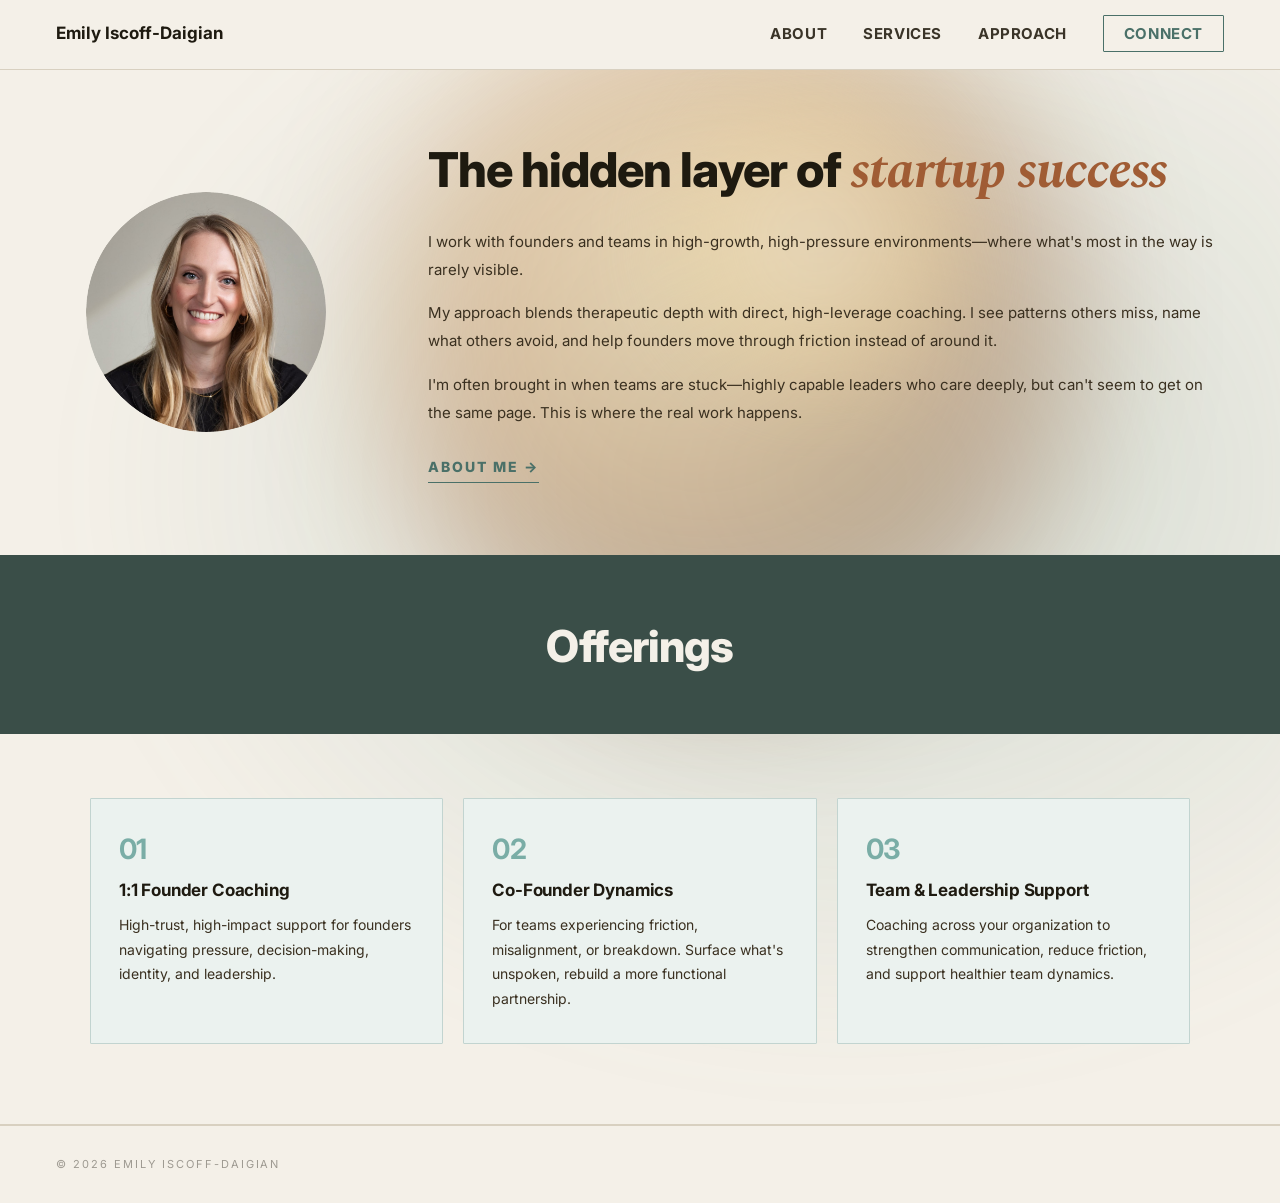
<file: index.html>
<!DOCTYPE html>
<html lang="en">
<head>
  <meta charset="UTF-8" />
  <meta name="viewport" content="width=device-width, initial-scale=1.0" />
  <title>Emily Iscoff-Daigian — Executive Coach</title>
  <meta name="description" content="Executive coaching for founders and startup leaders. Emily Iscoff-Daigian works at the intersection of depth and performance." />
  <link rel="stylesheet" href="styles.css" />
</head>
<body>

  <nav class="site-nav">
    <a href="index.html" class="nav-logo">Emily Iscoff-Daigian</a>
    <ul class="nav-links">
      <li><a href="about.html">About</a></li>
      <li><a href="services.html">Services</a></li>
      <li><a href="approach.html">Approach</a></li>
      <li><a href="contact.html" class="nav-cta">Connect</a></li>
    </ul>
    <button class="hamburger" aria-label="Toggle menu" aria-expanded="false">
      <span></span><span></span><span></span>
    </button>
  </nav>

  <div class="mobile-menu">
    <a href="about.html">About</a>
    <a href="services.html">Services</a>
    <a href="approach.html">Approach</a>
    <a href="contact.html">Connect</a>
  </div>

  <div class="hero-wrapper">
    <div class="orb-wrapper">
      <div class="orb-layer-1"></div>
      <div class="orb-layer-2"></div>
      <div class="orb-layer-3"></div>
    </div>

    <section class="hero">
      <div class="hero-photo">
        <img src="images/headshot.png" alt="Emily Iscoff-Daigian" class="hero-headshot" />
      </div>
      <div class="hero-text">
        <h1>The hidden layer of <em class="italic-accent">startup success</em></h1>
        <p>I work with founders and teams in high-growth, high-pressure environments—where what's most in the way is rarely visible.</p>
        <p>My approach blends therapeutic depth with direct, high-leverage coaching. I see patterns others miss, name what others avoid, and help founders move through friction instead of around it.</p>
        <p>I'm often brought in when teams are stuck—highly capable leaders who care deeply, but can't seem to get on the same page. This is where the real work happens.</p>
        <a href="about.html" class="text-link">About me →</a>
      </div>
    </section>

    <section class="services-preview">
      <div class="offerings-header">
        <h2 class="services-preview-title">Offerings</h2>
      </div>
      <div class="services-preview-grid-wrap">
        <div class="services-preview-grid">
          <a href="services.html" class="service-card">
            <span class="service-num">01</span>
            <h3>1:1 Founder Coaching</h3>
            <p>High-trust, high-impact support for founders navigating pressure, decision-making, identity, and leadership.</p>
          </a>
          <a href="services.html" class="service-card">
            <span class="service-num">02</span>
            <h3>Co-Founder Dynamics</h3>
            <p>For teams experiencing friction, misalignment, or breakdown. Surface what's unspoken, rebuild a more functional partnership.</p>
          </a>
          <a href="services.html" class="service-card">
            <span class="service-num">03</span>
            <h3>Team &amp; Leadership Support</h3>
            <p>Coaching across your organization to strengthen communication, reduce friction, and support healthier team dynamics.</p>
          </a>
        </div>
      </div>
    </section>
  </div>

  <footer class="site-footer">
    <p>&copy; 2026 Emily Iscoff-Daigian</p>
  </footer>

  <script src="script.js"></script>
</body>
</html>
</file>
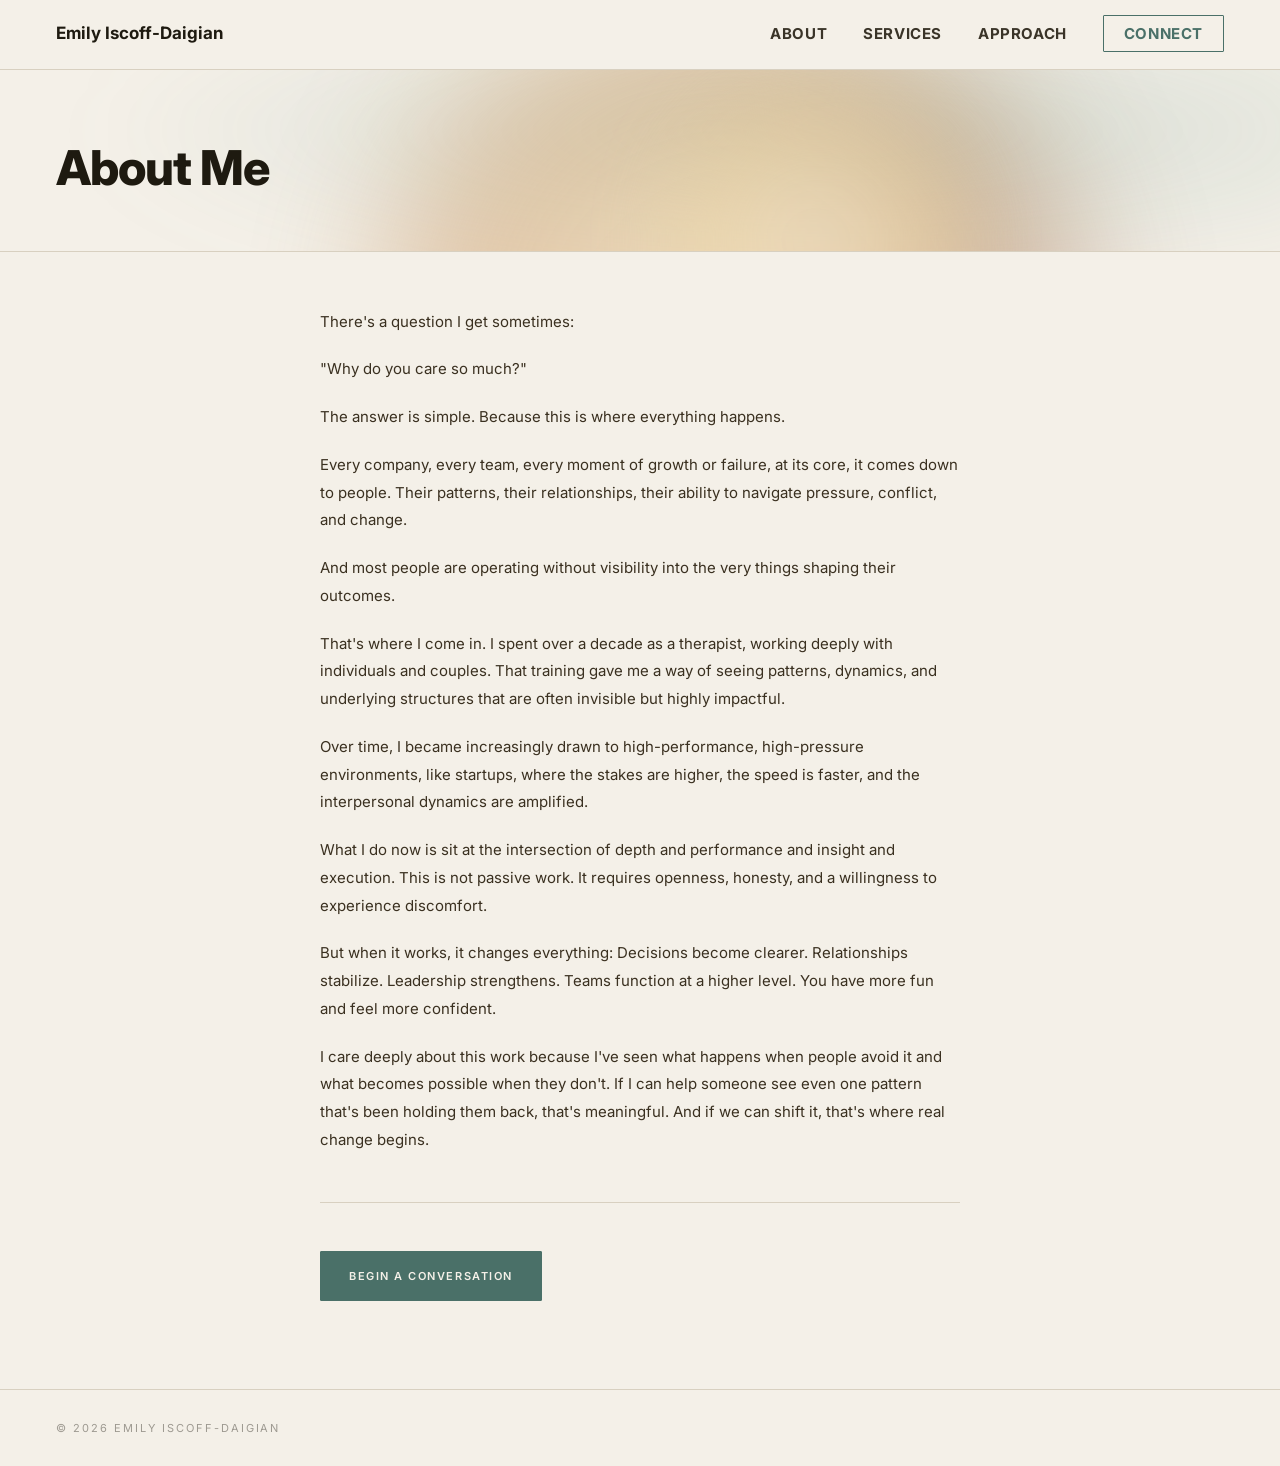
<file: about.html>
<!DOCTYPE html>
<html lang="en">
<head>
  <meta charset="UTF-8" />
  <meta name="viewport" content="width=device-width, initial-scale=1.0" />
  <title>About — Emily Iscoff-Daigian</title>
  <meta name="description" content="About Emily Iscoff-Daigian — therapist turned executive coach for founders and startup leaders." />
  <link rel="stylesheet" href="styles.css" />
</head>
<body>

  <nav class="site-nav">
    <a href="index.html" class="nav-logo">Emily Iscoff-Daigian</a>
    <ul class="nav-links">
      <li><a href="about.html" aria-current="page">About</a></li>
      <li><a href="services.html">Services</a></li>
      <li><a href="approach.html">Approach</a></li>
      <li><a href="contact.html" class="nav-cta">Connect</a></li>
    </ul>
    <button class="hamburger" aria-label="Toggle menu" aria-expanded="false">
      <span></span><span></span><span></span>
    </button>
  </nav>

  <div class="mobile-menu">
    <a href="about.html">About</a>
    <a href="services.html">Services</a>
    <a href="approach.html">Approach</a>
    <a href="contact.html">Connect</a>
  </div>

  <header class="page-header">
    <div class="orb-wrapper">
      <div class="orb-layer-1"></div>
      <div class="orb-layer-2"></div>
      <div class="orb-layer-3"></div>
    </div>
    <h1>About Me</h1>
  </header>

  <div class="page-body">
    <p>There's a question I get sometimes:</p>
    <p>"Why do you care so much?"</p>
    <p>The answer is simple. Because this is where everything happens.</p>
    <p>Every company, every team, every moment of growth or failure, at its core, it comes down to people. Their patterns, their relationships, their ability to navigate pressure, conflict, and change.</p>
    <p>And most people are operating without visibility into the very things shaping their outcomes.</p>
    <p>That's where I come in. I spent over a decade as a therapist, working deeply with individuals and couples. That training gave me a way of seeing patterns, dynamics, and underlying structures that are often invisible but highly impactful.</p>
    <p>Over time, I became increasingly drawn to high-performance, high-pressure environments, like startups, where the stakes are higher, the speed is faster, and the interpersonal dynamics are amplified.</p>
    <p>What I do now is sit at the intersection of depth and performance and insight and execution. This is not passive work. It requires openness, honesty, and a willingness to experience discomfort.</p>
    <p>But when it works, it changes everything: Decisions become clearer. Relationships stabilize. Leadership strengthens. Teams function at a higher level. You have more fun and feel more confident.</p>
    <p>I care deeply about this work because I've seen what happens when people avoid it and what becomes possible when they don't. If I can help someone see even one pattern that's been holding them back, that's meaningful. And if we can shift it, that's where real change begins.</p>
    <div class="page-cta">
      <a href="https://calendly.com/emily_foundercoach/20min" class="btn btn-sage">Begin a conversation</a>
    </div>
  </div>

  <footer class="site-footer">
    <p>&copy; 2026 Emily Iscoff-Daigian</p>
  </footer>

  <script src="script.js"></script>
</body>
</html>
</file>
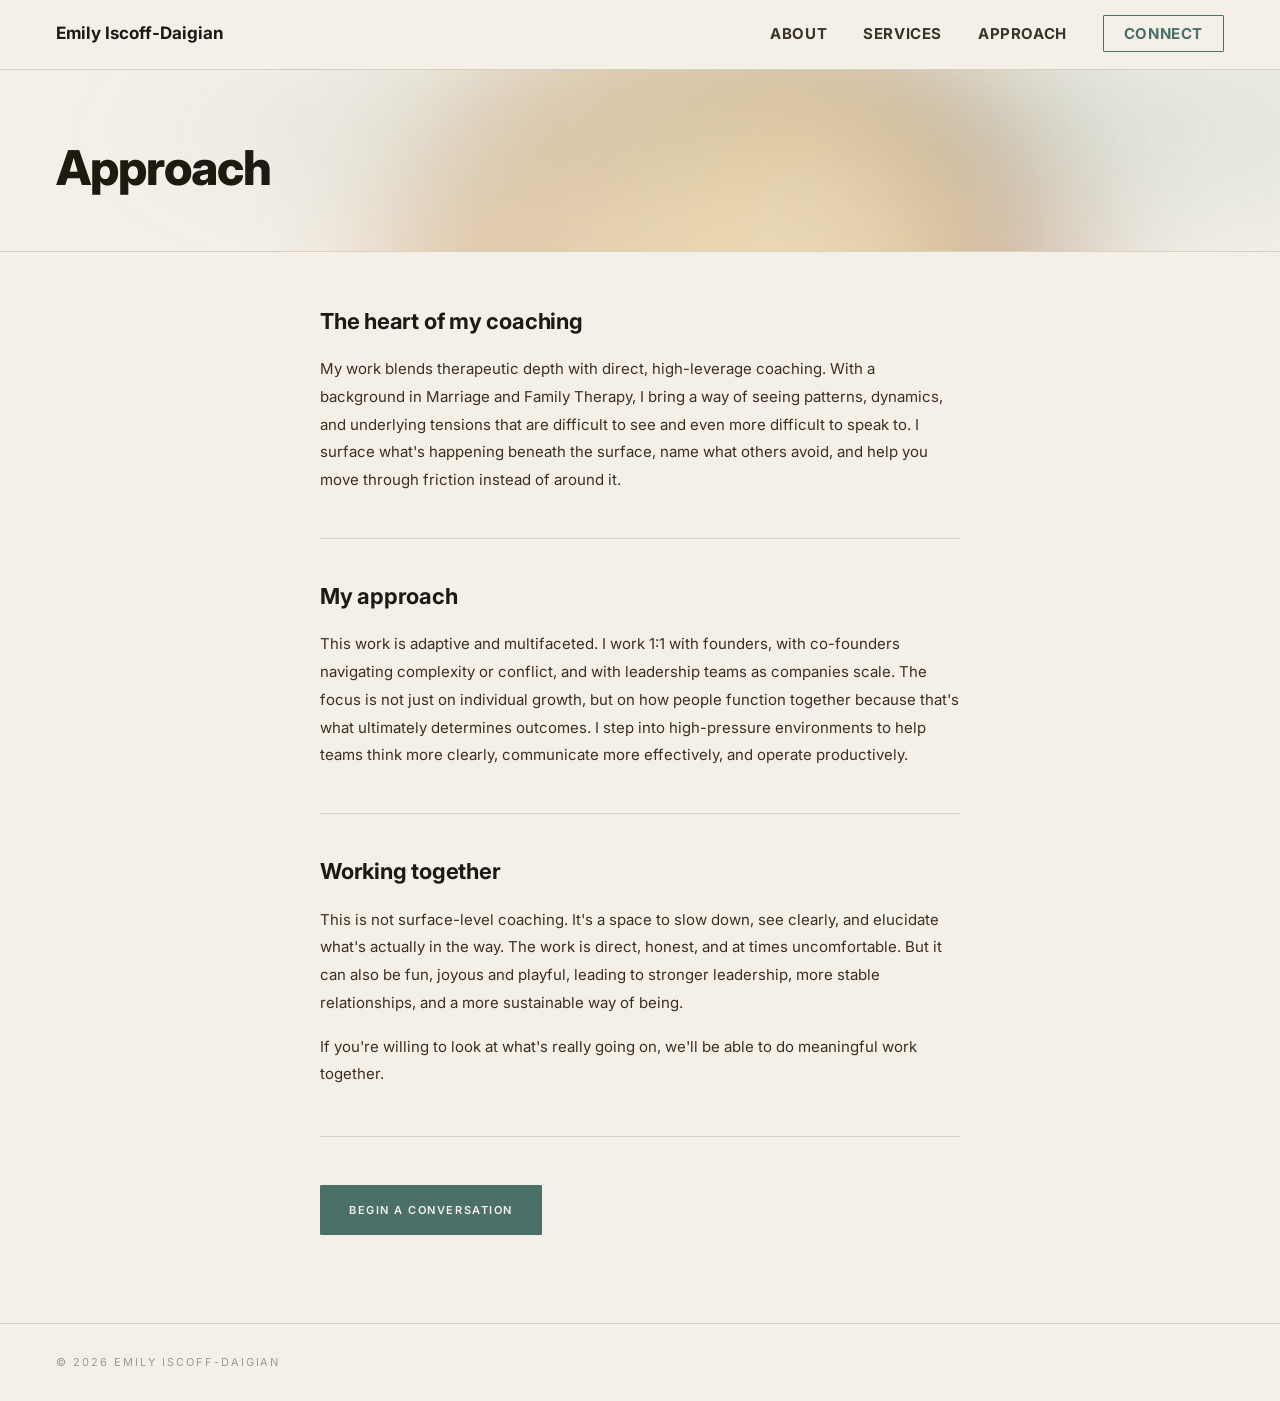
<file: approach.html>
<!DOCTYPE html>
<html lang="en">
<head>
  <meta charset="UTF-8" />
  <meta name="viewport" content="width=device-width, initial-scale=1.0" />
  <title>Approach — Emily Iscoff-Daigian</title>
  <meta name="description" content="How Emily Iscoff-Daigian works — blending therapeutic depth with direct, high-leverage coaching." />
  <link rel="stylesheet" href="styles.css" />
</head>
<body>

  <nav class="site-nav">
    <a href="index.html" class="nav-logo">Emily Iscoff-Daigian</a>
    <ul class="nav-links">
      <li><a href="about.html">About</a></li>
      <li><a href="services.html">Services</a></li>
      <li><a href="approach.html" aria-current="page">Approach</a></li>
      <li><a href="contact.html" class="nav-cta">Connect</a></li>
    </ul>
    <button class="hamburger" aria-label="Toggle menu" aria-expanded="false">
      <span></span><span></span><span></span>
    </button>
  </nav>

  <div class="mobile-menu">
    <a href="about.html">About</a>
    <a href="services.html">Services</a>
    <a href="approach.html">Approach</a>
    <a href="contact.html">Connect</a>
  </div>

  <header class="page-header">
    <div class="orb-wrapper">
      <div class="orb-layer-1"></div>
      <div class="orb-layer-2"></div>
      <div class="orb-layer-3"></div>
    </div>
    <h1>Approach</h1>
  </header>

  <div class="page-body">

    <div class="content-section">
      <h2>The heart of my coaching</h2>
      <p>My work blends therapeutic depth with direct, high-leverage coaching. With a background in Marriage and Family Therapy, I bring a way of seeing patterns, dynamics, and underlying tensions that are difficult to see and even more difficult to speak to. I surface what's happening beneath the surface, name what others avoid, and help you move through friction instead of around it.</p>
    </div>

    <div class="content-section">
      <h2>My approach</h2>
      <p>This work is adaptive and multifaceted. I work 1:1 with founders, with co-founders navigating complexity or conflict, and with leadership teams as companies scale. The focus is not just on individual growth, but on how people function together because that's what ultimately determines outcomes. I step into high-pressure environments to help teams think more clearly, communicate more effectively, and operate productively.</p>
    </div>

    <div class="content-section">
      <h2>Working together</h2>
      <p>This is not surface-level coaching. It's a space to slow down, see clearly, and elucidate what's actually in the way. The work is direct, honest, and at times uncomfortable. But it can also be fun, joyous and playful, leading to stronger leadership, more stable relationships, and a more sustainable way of being.</p>
      <p>If you're willing to look at what's really going on, we'll be able to do meaningful work together.</p>
    </div>

    <div class="page-cta">
      <a href="https://calendly.com/emily_foundercoach/20min" class="btn btn-sage">Begin a conversation</a>
    </div>

  </div>

  <footer class="site-footer">
    <p>&copy; 2026 Emily Iscoff-Daigian</p>
  </footer>

  <script src="script.js"></script>
</body>
</html>
</file>
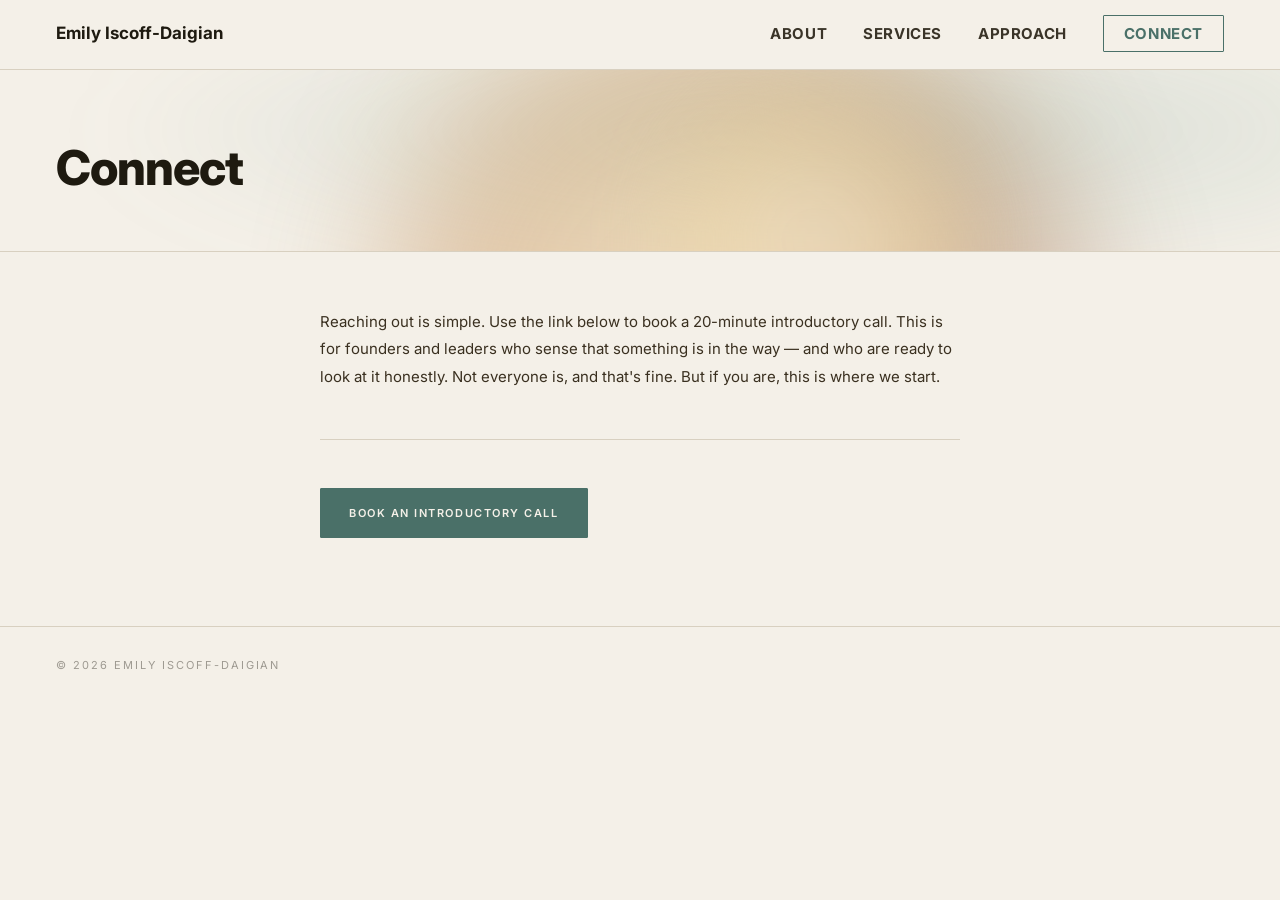
<file: contact.html>
<!DOCTYPE html>
<html lang="en">
<head>
  <meta charset="UTF-8" />
  <meta name="viewport" content="width=device-width, initial-scale=1.0" />
  <title>Connect — Emily Iscoff-Daigian</title>
  <meta name="description" content="Book an introductory call with Emily Iscoff-Daigian." />
  <link rel="stylesheet" href="styles.css" />
</head>
<body>

  <nav class="site-nav">
    <a href="index.html" class="nav-logo">Emily Iscoff-Daigian</a>
    <ul class="nav-links">
      <li><a href="about.html">About</a></li>
      <li><a href="services.html">Services</a></li>
      <li><a href="approach.html">Approach</a></li>
      <li><a href="contact.html" class="nav-cta" aria-current="page">Connect</a></li>
    </ul>
    <button class="hamburger" aria-label="Toggle menu" aria-expanded="false">
      <span></span><span></span><span></span>
    </button>
  </nav>

  <div class="mobile-menu">
    <a href="about.html">About</a>
    <a href="services.html">Services</a>
    <a href="approach.html">Approach</a>
    <a href="contact.html">Connect</a>
  </div>

  <header class="page-header">
    <div class="orb-wrapper">
      <div class="orb-layer-1"></div>
      <div class="orb-layer-2"></div>
      <div class="orb-layer-3"></div>
    </div>
    <h1>Connect</h1>
  </header>

  <div class="page-body">
    <p>Reaching out is simple. Use the link below to book a 20-minute introductory call. This is for founders and leaders who sense that something is in the way — and who are ready to look at it honestly. Not everyone is, and that's fine. But if you are, this is where we start.</p>
    <div class="page-cta">
      <a href="https://calendly.com/emily_foundercoach/20min" class="btn btn-sage">Book an introductory call</a>
    </div>
  </div>

  <footer class="site-footer">
    <p>&copy; 2026 Emily Iscoff-Daigian</p>
  </footer>

  <script src="script.js"></script>
</body>
</html>
</file>
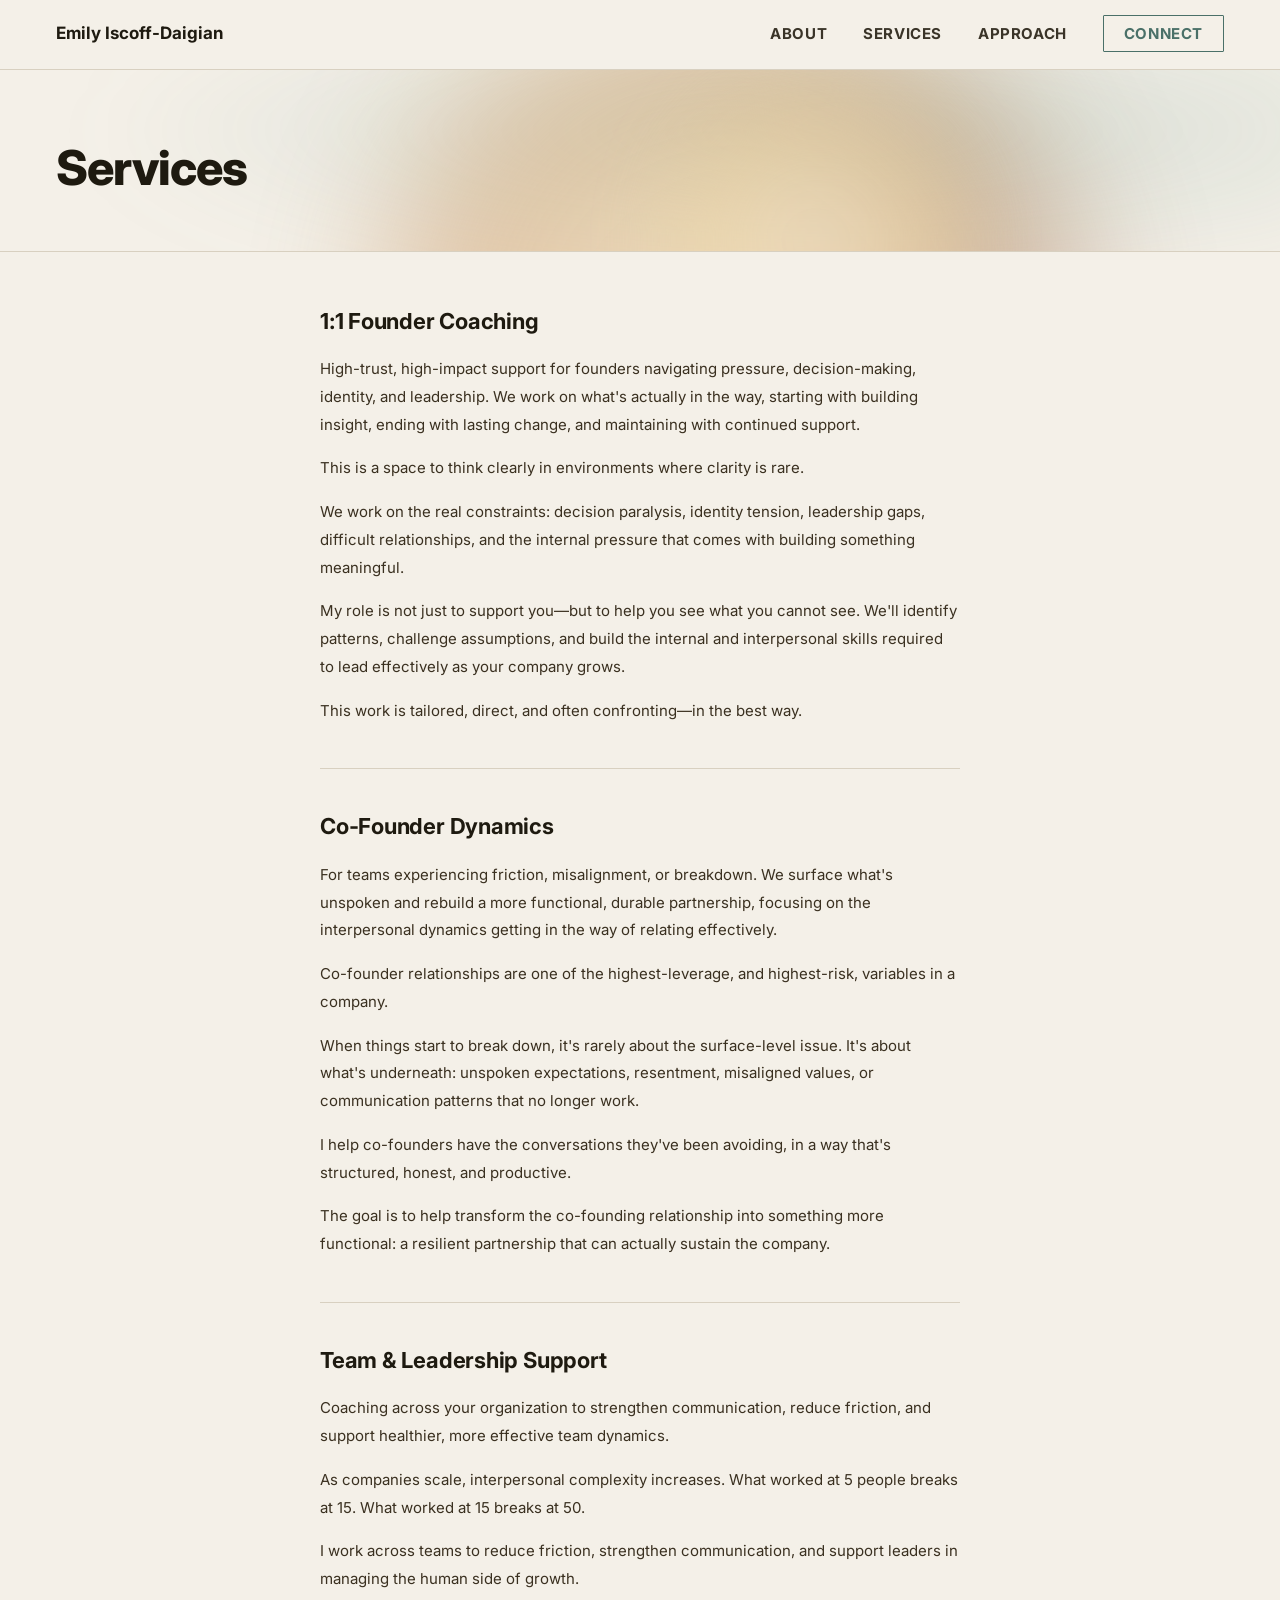
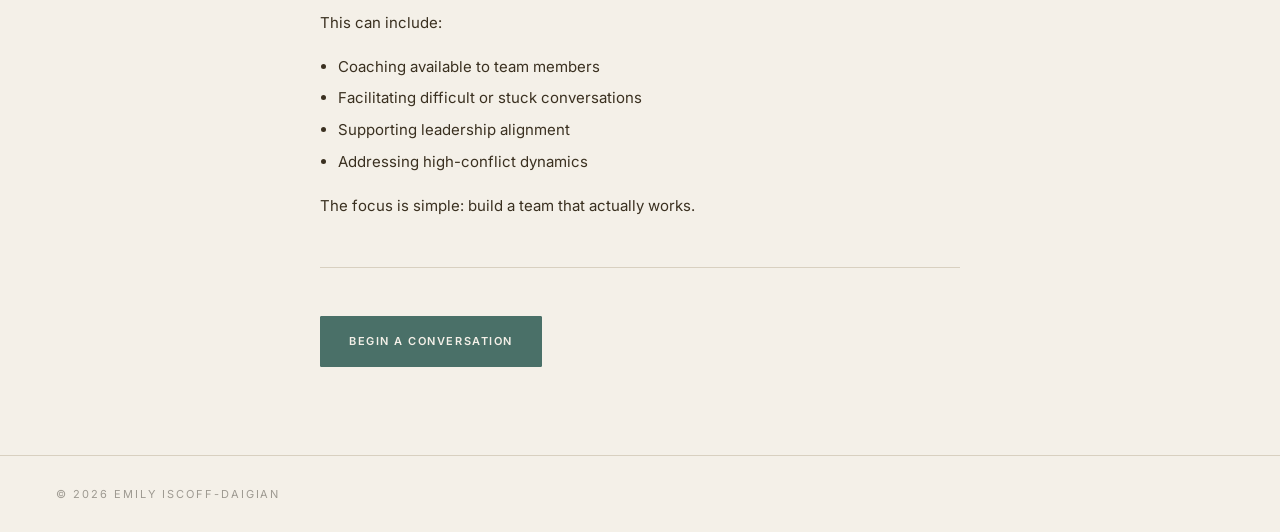
<file: services.html>
<!DOCTYPE html>
<html lang="en">
<head>
  <meta charset="UTF-8" />
  <meta name="viewport" content="width=device-width, initial-scale=1.0" />
  <title>Services — Emily Iscoff-Daigian</title>
  <meta name="description" content="Executive coaching services for founders, co-founders, and leadership teams." />
  <link rel="stylesheet" href="styles.css" />
</head>
<body>

  <nav class="site-nav">
    <a href="index.html" class="nav-logo">Emily Iscoff-Daigian</a>
    <ul class="nav-links">
      <li><a href="about.html">About</a></li>
      <li><a href="services.html" aria-current="page">Services</a></li>
      <li><a href="approach.html">Approach</a></li>
      <li><a href="contact.html" class="nav-cta">Connect</a></li>
    </ul>
    <button class="hamburger" aria-label="Toggle menu" aria-expanded="false">
      <span></span><span></span><span></span>
    </button>
  </nav>

  <div class="mobile-menu">
    <a href="about.html">About</a>
    <a href="services.html">Services</a>
    <a href="approach.html">Approach</a>
    <a href="contact.html">Connect</a>
  </div>

  <header class="page-header">
    <div class="orb-wrapper">
      <div class="orb-layer-1"></div>
      <div class="orb-layer-2"></div>
      <div class="orb-layer-3"></div>
    </div>
    <h1>Services</h1>
  </header>

  <div class="page-body">

    <div class="content-section">
      <h2>1:1 Founder Coaching</h2>
      <p>High-trust, high-impact support for founders navigating pressure, decision-making, identity, and leadership. We work on what's actually in the way, starting with building insight, ending with lasting change, and maintaining with continued support.</p>
      <p>This is a space to think clearly in environments where clarity is rare.</p>
      <p>We work on the real constraints: decision paralysis, identity tension, leadership gaps, difficult relationships, and the internal pressure that comes with building something meaningful.</p>
      <p>My role is not just to support you—but to help you see what you cannot see. We'll identify patterns, challenge assumptions, and build the internal and interpersonal skills required to lead effectively as your company grows.</p>
      <p>This work is tailored, direct, and often confronting—in the best way.</p>
    </div>

    <div class="content-section">
      <h2>Co-Founder Dynamics</h2>
      <p>For teams experiencing friction, misalignment, or breakdown. We surface what's unspoken and rebuild a more functional, durable partnership, focusing on the interpersonal dynamics getting in the way of relating effectively.</p>
      <p>Co-founder relationships are one of the highest-leverage, and highest-risk, variables in a company.</p>
      <p>When things start to break down, it's rarely about the surface-level issue. It's about what's underneath: unspoken expectations, resentment, misaligned values, or communication patterns that no longer work.</p>
      <p>I help co-founders have the conversations they've been avoiding, in a way that's structured, honest, and productive.</p>
      <p>The goal is to help transform the co-founding relationship into something more functional: a resilient partnership that can actually sustain the company.</p>
    </div>

    <div class="content-section">
      <h2>Team &amp; Leadership Support</h2>
      <p>Coaching across your organization to strengthen communication, reduce friction, and support healthier, more effective team dynamics.</p>
      <p>As companies scale, interpersonal complexity increases. What worked at 5 people breaks at 15. What worked at 15 breaks at 50.</p>
      <p>I work across teams to reduce friction, strengthen communication, and support leaders in managing the human side of growth.</p>
      <p>This can include:</p>
      <ul>
        <li>Coaching available to team members</li>
        <li>Facilitating difficult or stuck conversations</li>
        <li>Supporting leadership alignment</li>
        <li>Addressing high-conflict dynamics</li>
      </ul>
      <p>The focus is simple: build a team that actually works.</p>
    </div>

    <div class="page-cta">
      <a href="https://calendly.com/emily_foundercoach/20min" class="btn btn-sage">Begin a conversation</a>
    </div>

  </div>

  <footer class="site-footer">
    <p>&copy; 2026 Emily Iscoff-Daigian</p>
  </footer>

  <script src="script.js"></script>
</body>
</html>
</file>
<file: styles.css>
/* ============================================================
   Emily Iscoff-Daigian — Executive Coaching Site
   ============================================================ */

@import url('https://fonts.googleapis.com/css2?family=Inter:wght@400;600;700;800&family=Spectral:ital,wght@1,700&display=swap');

/* ------------------------------------------------------------
   Custom Properties
   ------------------------------------------------------------ */
:root {
  --dark-earth:   #1E1A10;
  --body-text:    #3A3020;
  --nav-link:     #3A3428;
  --terracotta:   #A05C34;
  --coastal-sage: #4A7068;
  --deep-teal:    #3A4E48;
  --linen:        #F4F0E8;
  --warm-sand:    #EDE8DE;
  --border:       0.5px solid #D8D0C0;
}

/* ------------------------------------------------------------
   Reset & Base
   ------------------------------------------------------------ */
*, *::before, *::after {
  box-sizing: border-box;
  margin: 0;
  padding: 0;
}

html {
  font-size: 16px;
  scroll-behavior: smooth;
  overflow-x: clip;
}

body {
  background-color: var(--linen);
  color: var(--body-text);
  font-family: 'Inter', sans-serif;
  font-weight: 400;
  font-size: 15px;
  line-height: 1.85;
  -webkit-font-smoothing: antialiased;
  -moz-osx-font-smoothing: grayscale;
}

img {
  display: block;
  max-width: 100%;
}

a {
  color: inherit;
  text-decoration: none;
  -webkit-tap-highlight-color: transparent;
}

/* Remove focus outlines on all interactive elements */
a:focus, a:focus-visible,
button:focus, button:focus-visible,
nav:focus, nav:focus-visible { outline: none; }

/* ------------------------------------------------------------
   Typography
   ------------------------------------------------------------ */
h1 {
  font-family: 'Inter', sans-serif;
  font-weight: 800;
  font-size: 48px;
  letter-spacing: -0.02em;
  line-height: 1.1;
  color: var(--dark-earth);
}

h2 {
  font-family: 'Inter', sans-serif;
  font-weight: 700;
  font-size: 22px;
  letter-spacing: -0.01em;
  line-height: 1.25;
  color: var(--dark-earth);
}

.italic-accent {
  font-family: 'Spectral', serif;
  font-weight: 700;
  font-style: italic;
  color: var(--terracotta);
  font-size: 1.1em;
}

/* ------------------------------------------------------------
   Navigation
   ------------------------------------------------------------ */
.site-nav {
  display: flex;
  align-items: center;
  justify-content: space-between;
  padding: 20px 56px 22px;
  background: var(--linen);
  position: sticky;
  top: 0;
  z-index: 200;
}

.site-nav::after {
  content: '';
  position: absolute;
  bottom: 0;
  left: 0;
  right: 0;
  height: 0.5px;
  background: #D8D0C0;
}

.nav-logo {
  font-family: 'Inter', sans-serif;
  font-weight: 700;
  font-size: 17px;
  color: var(--dark-earth);
  text-decoration: none;
  white-space: nowrap;
  line-height: 1.5;
}

.nav-links {
  display: flex;
  align-items: center;
  gap: 36px;
  list-style: none;
}

.nav-links a {
  font-family: 'Inter', sans-serif;
  font-weight: 700;
  font-size: 15px;
  text-transform: uppercase;
  letter-spacing: 0.04em;
  color: var(--nav-link);
  text-decoration: none;
  transition: color 0.2s ease;
}

.nav-links a:hover {
  color: var(--terracotta);
}

.nav-links .nav-cta {
  border: 0.5px solid var(--coastal-sage);
  padding: 8px 20px;
  border-radius: 1px;
  color: var(--coastal-sage);
}

.nav-links .nav-cta:hover {
  color: var(--terracotta);
  border-color: var(--terracotta);
}

/* Hamburger */
.hamburger {
  display: none;
  flex-direction: column;
  gap: 5px;
  cursor: pointer;
  background: none;
  border: none;
  padding: 4px;
  outline: none;
}

.hamburger span {
  display: block;
  width: 22px;
  height: 1px;
  background: var(--dark-earth);
  transition: all 0.25s ease;
}

.hamburger.open span:nth-child(1) { transform: translateY(6px) rotate(45deg); }
.hamburger.open span:nth-child(2) { opacity: 0; }
.hamburger.open span:nth-child(3) { transform: translateY(-6px) rotate(-45deg); }

/* Mobile menu */
.mobile-menu {
  display: none;
  position: fixed;
  top: 63px;
  left: 0;
  right: 0;
  background: var(--linen);
  border-bottom: var(--border);
  padding: 8px 0;
  z-index: 199;
}

.mobile-menu.open { display: block; }

.mobile-menu a {
  display: block;
  font-family: 'Inter', sans-serif;
  font-weight: 700;
  font-size: 14px;
  text-transform: uppercase;
  letter-spacing: 0.04em;
  color: var(--nav-link);
  text-decoration: none;
  padding: 16px 24px;
  border-bottom: var(--border);
  transition: color 0.2s;
}

.mobile-menu a:last-child { border-bottom: none; }
.mobile-menu a:hover { color: var(--terracotta); }

/* ------------------------------------------------------------
   Buttons & Links
   ------------------------------------------------------------ */
.btn {
  display: inline-block;
  font-family: 'Inter', sans-serif;
  font-weight: 600;
  font-size: 11px;
  text-transform: uppercase;
  letter-spacing: 0.14em;
  text-decoration: none;
  padding: 14px 28px;
  border-radius: 1px;
  transition: background 0.2s ease, border-color 0.2s ease, color 0.2s ease;
  cursor: pointer;
}

.btn-sage {
  background: var(--coastal-sage);
  color: var(--linen);
  border: 0.5px solid var(--coastal-sage);
}

.btn-sage:hover {
  background: var(--deep-teal);
  border-color: var(--deep-teal);
}

.btn-outline {
  background: transparent;
  color: var(--coastal-sage);
  border: 0.5px solid var(--coastal-sage);
}

.btn-outline:hover {
  color: var(--terracotta);
  border-color: var(--terracotta);
}

.text-link {
  font-family: 'Inter', sans-serif;
  font-weight: 800;
  font-size: 14px;
  text-transform: uppercase;
  letter-spacing: 0.14em;
  color: var(--coastal-sage);
  text-decoration: none;
  border-bottom: 0.5px solid var(--coastal-sage);
  padding-bottom: 2px;
  display: inline-block;
  transition: color 0.2s, border-color 0.2s;
}

.text-link:hover {
  color: var(--terracotta);
  border-color: var(--terracotta);
}

/* ------------------------------------------------------------
   Orb treatment (shared across all pages)
   ------------------------------------------------------------ */
.orb-wrapper {
  position: absolute;
  inset: 0;
  pointer-events: none;
  overflow: hidden;
}

.orb-layer-1 {
  position: absolute;
  inset: -60px;
  background: radial-gradient(ellipse at 65% 40%, rgba(100,150,138,0.22) 0%, transparent 60%);
  filter: blur(40px);
}

.orb-layer-2 {
  position: absolute;
  top: -80px;
  left: 30%;
  width: 700px;
  height: 700px;
  border-radius: 50%;
  background: radial-gradient(circle at 42% 38%, #F0C880 0%, #C07830 38%, #7A3E18 65%, transparent 88%);
  opacity: 0.36;
  filter: blur(70px);
}

.orb-layer-3 {
  position: absolute;
  top: 20px;
  left: 52%;
  width: 300px;
  height: 300px;
  border-radius: 50%;
  background: radial-gradient(circle, #FDF4E0 0%, #F0D8A0 55%, transparent 100%);
  opacity: 0.38;
  filter: blur(40px);
}

/* ------------------------------------------------------------
   Landing page — two-column hero
   ------------------------------------------------------------ */
/* Orb wrapper shared by hero + offerings */
.hero-wrapper {
  position: relative;
  overflow: hidden;
  border-bottom: var(--border);
}

.hero {
  position: relative;
  z-index: 1;
  padding: 72px 56px;
  display: grid;
  grid-template-columns: 300px 1fr;
  gap: 72px;
  align-items: center;
}

.hero-photo {
  display: flex;
  align-items: center;
  justify-content: center;
}

.hero-headshot {
  width: 240px;
  height: 240px;
  border-radius: 50%;
  object-fit: cover;
  object-position: center 8%;
  display: block;
}

.headshot-placeholder {
  width: 240px;
  height: 240px;
  border-radius: 50%;
  background: #D8D0C0;
  display: flex;
  align-items: center;
  justify-content: center;
}

.hero-text {
  position: relative;
  z-index: 1;
}

.hero-text h1 {
  font-size: 48px;
  line-height: 1.1;
  margin-bottom: 28px;
}

.hero-text p {
  font-size: 15px;
  line-height: 1.85;
  color: var(--body-text);
  margin-bottom: 16px;
}

.hero-text .text-link {
  margin-top: 12px;
}

/* ------------------------------------------------------------
   Inner page header (orb zone)
   ------------------------------------------------------------ */
.page-header {
  position: relative;
  overflow: hidden;
  padding: 72px 56px 56px;
  border-bottom: var(--border);
}

.page-header h1 {
  position: relative;
  z-index: 1;
}

/* ------------------------------------------------------------
   Page body (inner pages)
   ------------------------------------------------------------ */
.page-body {
  max-width: 720px;
  margin: 0 auto;
  padding: 56px 40px 88px;
}

.page-body p {
  font-size: 15px;
  line-height: 1.85;
  color: var(--body-text);
  margin-bottom: 20px;
}

.page-body p:last-child {
  margin-bottom: 0;
}

/* Content sections (services / approach) */
.content-section {
  margin-top: 44px;
  padding-top: 44px;
  border-top: var(--border);
}

.content-section:first-child {
  margin-top: 0;
  padding-top: 0;
  border-top: none;
}

.content-section h2 {
  margin-bottom: 20px;
}

.content-section p {
  font-size: 15px;
  line-height: 1.85;
  color: var(--body-text);
  margin-bottom: 16px;
}

.content-section p:last-child {
  margin-bottom: 0;
}

.content-section ul {
  margin: 0 0 16px 0;
  padding-left: 18px;
}

.content-section ul li {
  font-size: 15px;
  line-height: 1.85;
  color: var(--body-text);
  margin-bottom: 4px;
}

/* CTA row at bottom of page body */
.page-cta {
  margin-top: 48px;
  padding-top: 48px;
  border-top: var(--border);
}

/* ------------------------------------------------------------
   Services preview (landing page, shares orb with hero)
   ------------------------------------------------------------ */
.services-preview {
  position: relative;
  z-index: 1;
}

.offerings-header {
  position: relative;
  z-index: 2;
  background: var(--deep-teal);
  padding: 64px 56px 60px;
  text-align: center;
}

.services-preview-title {
  font-family: 'Inter', sans-serif;
  font-weight: 800;
  font-size: 44px;
  letter-spacing: -0.02em;
  color: var(--linen);
  margin: 0;
}

.services-preview-grid-wrap {
  padding: 64px 56px 80px;
}

.services-preview-grid {
  display: grid;
  grid-template-columns: 1fr 1fr 1fr;
  gap: 20px;
  max-width: 1100px;
  margin: 0 auto;
}

.service-card {
  display: block;
  padding: 36px 28px 32px;
  border: 0.5px solid #C2D4D0;
  border-radius: 1px;
  background: #EBF2EF;
  text-decoration: none;
  color: inherit;
  transition: border-color 0.2s ease, background 0.2s ease;
}

.service-card:hover {
  border-color: var(--coastal-sage);
  background: #E2EDEA;
}

.service-num {
  display: block;
  font-family: 'Inter', sans-serif;
  font-weight: 700;
  font-size: 28px;
  letter-spacing: -0.02em;
  color: #7AADA6;
  margin-bottom: 16px;
  line-height: 1;
}

.service-card h3 {
  font-family: 'Inter', sans-serif;
  font-weight: 700;
  font-size: 17px;
  letter-spacing: -0.01em;
  line-height: 1.3;
  color: var(--dark-earth);
  margin-bottom: 12px;
}

.service-card p {
  font-size: 14px;
  line-height: 1.75;
  color: var(--body-text);
}

/* ------------------------------------------------------------
   Footer
   ------------------------------------------------------------ */
.site-footer {
  padding: 28px 56px;
  border-top: var(--border);
}

.site-footer p {
  font-size: 11px;
  text-transform: uppercase;
  letter-spacing: 0.18em;
  color: var(--dark-earth);
  opacity: 0.4;
}

/* ------------------------------------------------------------
   Responsive
   ------------------------------------------------------------ */
@media (max-width: 768px) {
  .site-nav {
    padding: 18px 24px 20px;
  }

  .nav-links {
    display: none;
  }

  .hamburger {
    display: flex;
  }

  .mobile-menu {
    top: 59px;
  }

  .hero {
    grid-template-columns: 1fr;
    padding: 48px 24px 56px;
    gap: 36px;
  }

  .hero-photo {
    justify-content: flex-start;
  }

  .page-header {
    padding: 48px 24px 40px;
  }

  .page-header h1 {
    font-size: 36px;
  }

  .page-body {
    padding: 40px 24px 64px;
  }

  .offerings-header {
    padding: 48px 24px 44px;
  }

  .services-preview-grid-wrap {
    padding: 40px 24px 56px;
  }

  .services-preview-grid {
    grid-template-columns: 1fr;
    gap: 12px;
  }

  .site-footer {
    padding: 24px 24px;
  }
}
</file>
